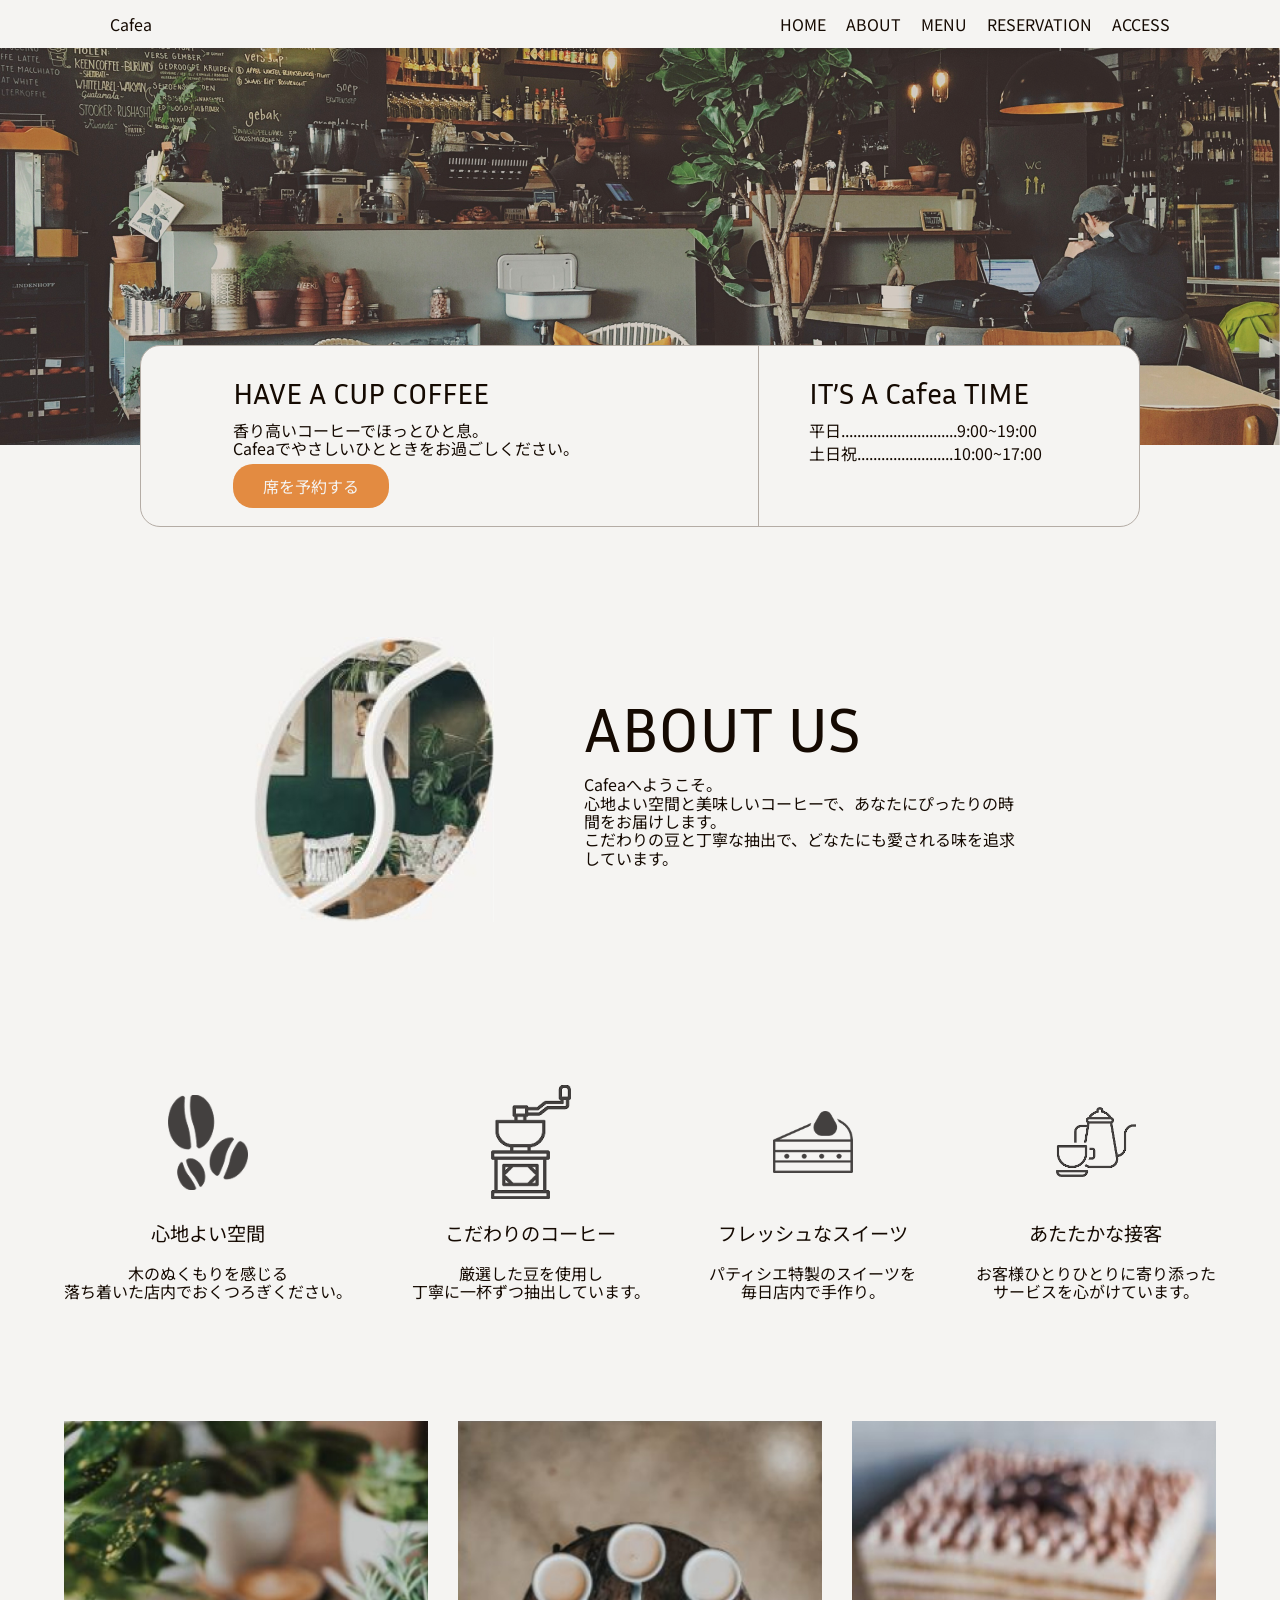
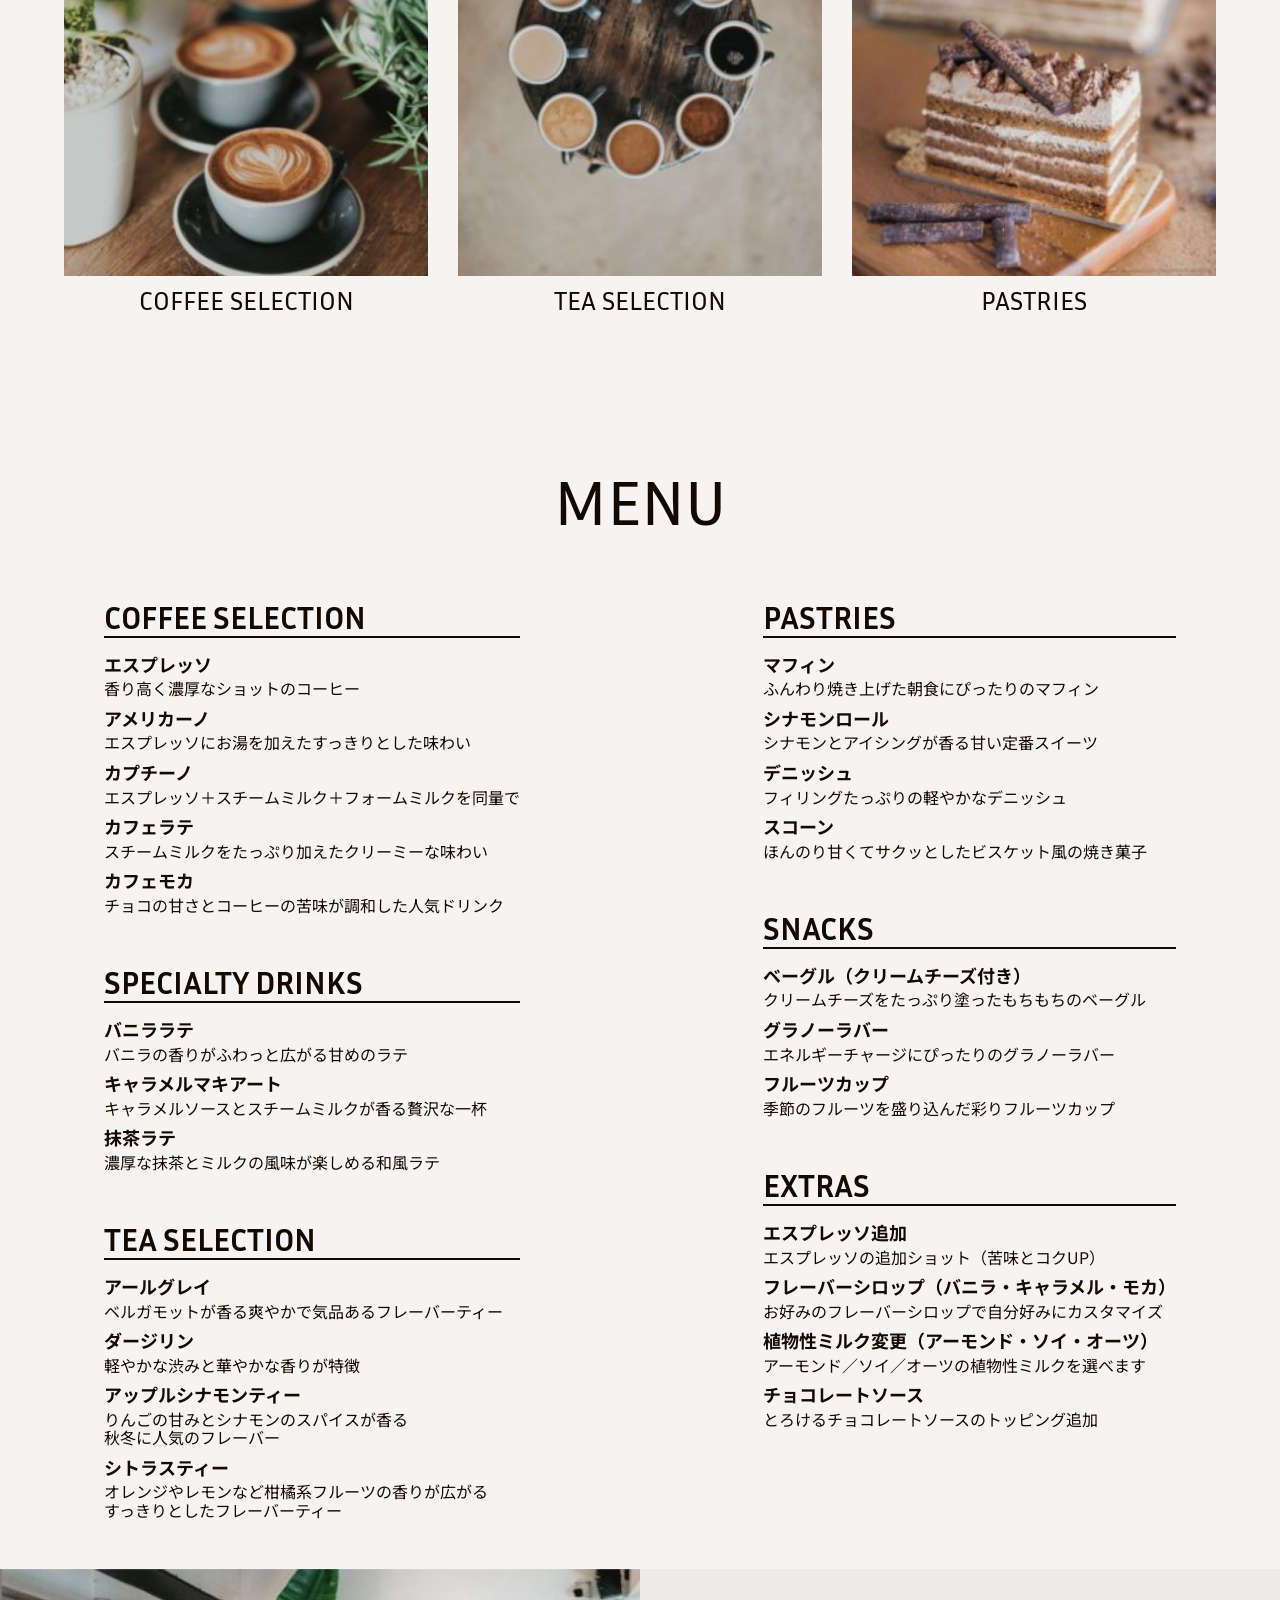
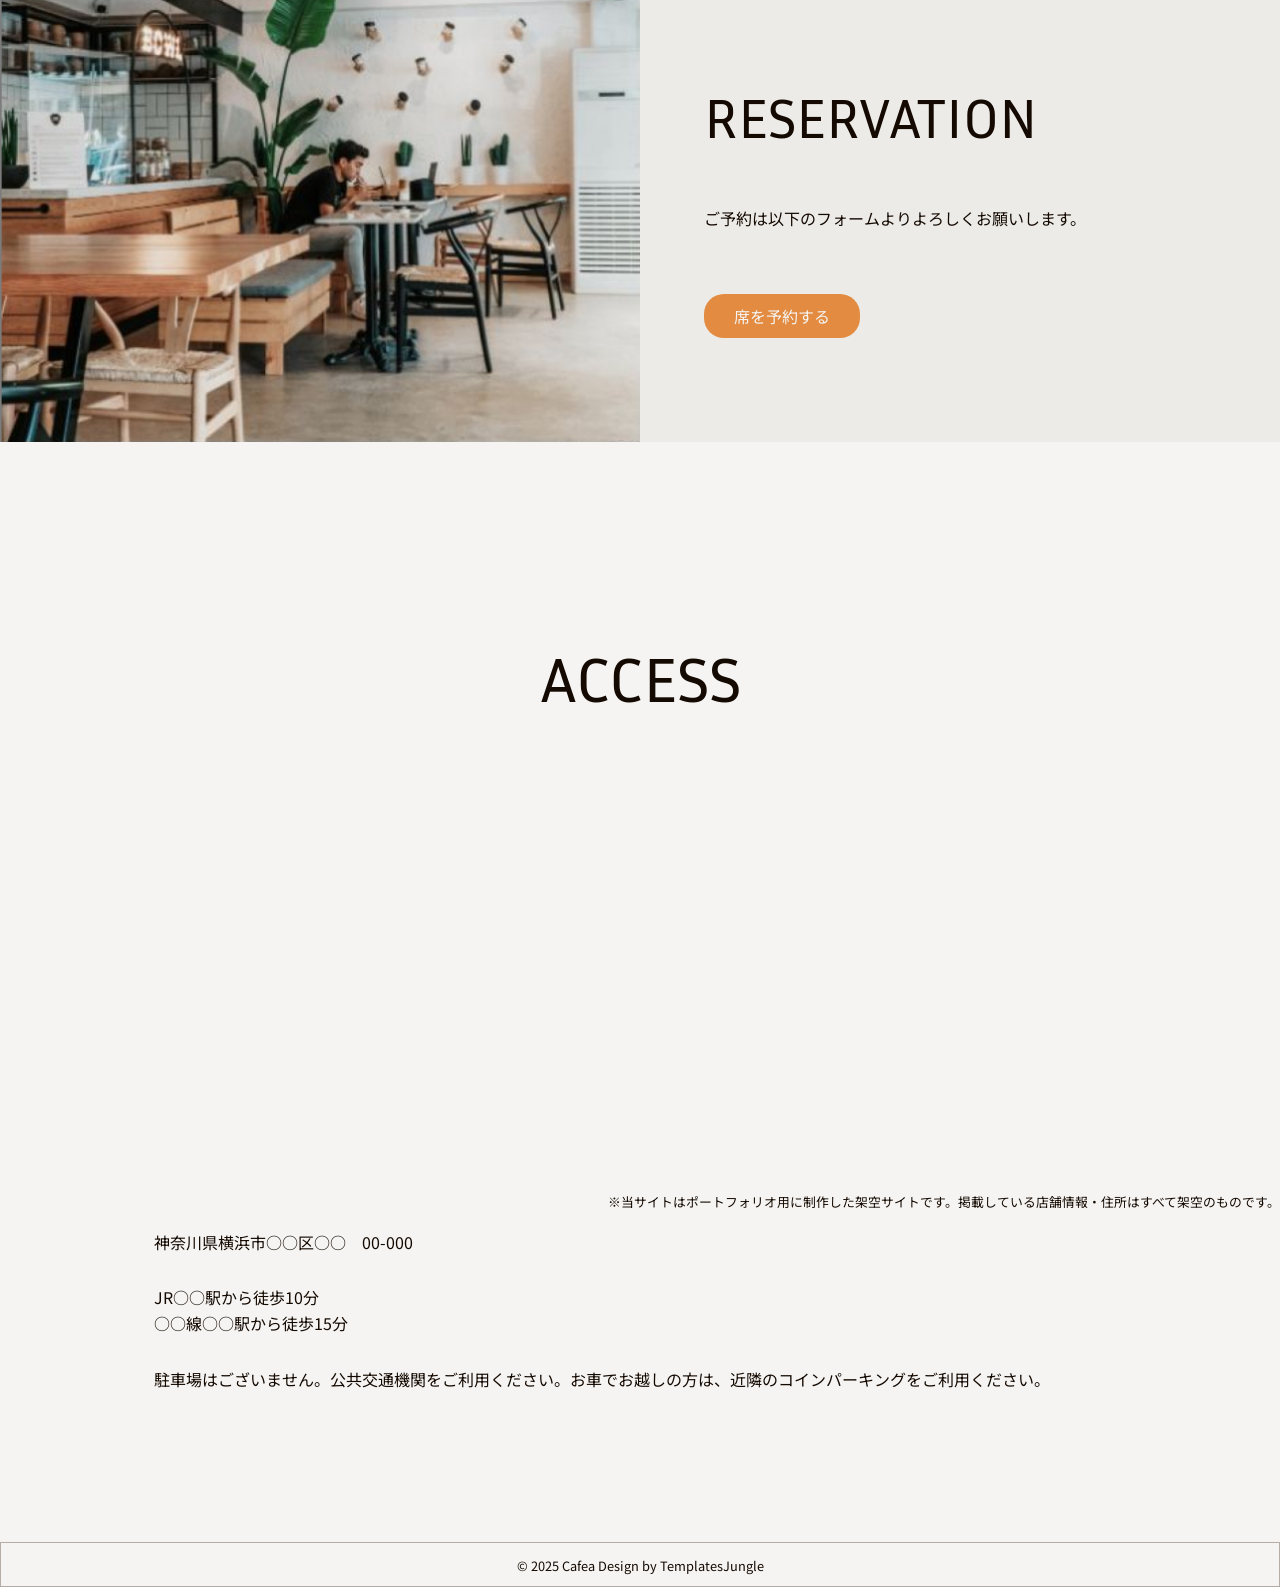
<file: index.html>
<!DOCTYPE html>
<html lang="ja">
<head>
    <meta charset="UTF-8">
    <meta name="viewport" content="width=device-width, initial-scale=1.0">
    <title>Cafeaサイト</title>

    <meta name="robots" content="noindex">

    <link rel="stylesheet" href="./css/destyle.css">
    <link rel="stylesheet" href="./css/style.css">

    <!--本文 NotoSansJP -->
    <link rel="preconnect" href="https://fonts.googleapis.com">
    <link rel="preconnect" href="https://fonts.gstatic.com" crossorigin>
    <link href="https://fonts.googleapis.com/css2?family=Noto+Sans+JP:wght@100..900&display=swap" rel="stylesheet">

    <!-- タイトル Inria Sans -->
    <link rel="preconnect" href="https://fonts.googleapis.com">
    <link rel="preconnect" href="https://fonts.gstatic.com" crossorigin>
    <link href="https://fonts.googleapis.com/css2?family=Inria+Sans:ital,wght@0,300;0,400;0,700;1,300;1,400;1,700&family=Noto+Sans+JP:wght@100..900&display=swap" rel="stylesheet">

    <script src="./js/script.js" defer></script>

</head>
<body>
    <header id="header" class="header">
        <div class="hamburger">
            <div class="header-logo">Cafea</div><!-- /.header-logo -->
            <p class="btn-gNav">
                <span></span>
                <span></span>
                <span></span>
            </p>
            <nav class="gNav">
                <ul class="header-nav">
                    <li class="header-nav-list"><a href="#">HOME</a></li>
                    <li class="header-nav-list"><a href="#about">ABOUT</a></li>
                    <li class="header-nav-list"><a href="#menu">MENU</a></li>
                    <li class="header-nav-list"><a href="#reservation">RESERVATION</a></li>
                    <li class="header-nav-list"><a href="#access">ACCESS</a></li>
                </ul><!-- /.header-nav -->
            </nav>
        </div><!-- /.hamburger -->
    </header><!-- /#header .header -->

    <section class="top" id="top">
        <img src="./images/mainvisual-pc.jpg" alt="Cafeaの内装写真" class="mainvisual-pc">
        <img src="./images/mainvisual-sp.jpg" alt="Cafeaの内装写真" class="mainvisual-sp">
        <div class="top-message">
            <div class="top-message-inner">
                <div class="top-message-left">
                    <h2 class="top-message-left-ttl">HAVE A CUP COFFEE</h2>
                    <p class="top-message-left-txt">香り高いコーヒーでほっとひと息。<br>Cafeaでやさしいひとときをお過ごしください。</p>
                    <a href="reservation/index.html" class="reservation-btn">席を予約する</a>
                </div><!-- /.top-message-left -->
                <div class="top-message-right">
                    <h2 class="top-message-right-ttl">IT’S A Cafea TIME</h2>
                    <div class="top-message-right-txt">
                        <p class="top-message-right-txt-time">平日.............................9:00~19:00</p>
                        <p class="top-message-right-txt-time">土日祝........................10:00~17:00</p>
                    </div><!-- /.top-message-right-txt -->
                </div><!-- /.top-message-right -->
            </div><!-- /.top-message-inner -->
        </div><!-- /.top-message -->
    </section><!-- /.top -->

    <section class="about" id="about">
        <div class="about-inner">
            <img src="./images/aboutus-icon.jpg" alt="" class="about-img">
            <div class="about-txt">
                <h2 class="about-txt-ttl">ABOUT US</h2>
                <p class="about-txt-txt">Cafeaへようこそ。<br>心地よい空間と美味しいコーヒーで、あなたにぴったりの時間をお届けします。<br>こだわりの豆と丁寧な抽出で、どなたにも愛される味を追求しています。</p><!-- /.about-txt-txt -->
            </div><!-- /.about-txt -->
        </div><!-- /.about-inner -->
    </section><!-- /.about -->

    <section class="point" id="point">
        <div class="point-box">
            <div class="icon-wrap">
                <img src="./images/coffee-icon.png" alt="コーヒー豆のイラスト" class="point-box-img">
            </div><!-- /.icon-wrap -->
            <h3 class="point-box-ttl">心地よい空間</h3>
            <p class="point-box-txt">木のぬくもりを感じる<br class="pc-br">落ち着いた店内でおくつろぎください。</p>
        </div><!-- /.point-box -->
        <div class="point-box">
            <div class="icon-wrap">
                <img src="./images/mill-icon.png" alt="コーヒーミルのイラスト" class="point-box-img">
            </div><!-- /.icon-wrap -->
            <h3 class="point-box-ttl">こだわりの<br class="sp-br">コーヒー</h3>
            <p class="point-box-txt">厳選した豆を使用し<br>丁寧に一杯ずつ抽出しています。</p>
        </div><!-- /.point-box -->
        <div class="point-box">
            <div class="icon-wrap">
                <img src="./images/cake-icon.png" alt="ショートケーキのイラスト" class="point-box-img">
            </div><!-- /.icon-wrap -->
            <h3 class="point-box-ttl">フレッシュな<br class="sp-br">スイーツ</h3>
            <p class="point-box-txt">パティシエ特製のスイーツを<br class="pc-br">毎日店内で手作り。</p>
        </div><!-- /.point-box -->
        <div class="point-box">
            <div class="icon-wrap">
                <img src="./images/tea-icon.png" alt="紅茶のイラスト" class="point-box-img">
            </div><!-- /.icon-wrap -->
            <h3 class="point-box-ttl">あたたかな接客</h3>
            <p class="point-box-txt">お客様ひとりひとりに寄り添った<br class="pc-br">サービスを心がけています。</p>
        </div><!-- /.point-box -->
    </section><!-- /.point -->

    <section class="photo" id="photo">
        <div class="photo-slider">
            <div class="photo-box active">
                <img src="./images/coffee-series.jpg" alt="コーヒーの写真" class="photo-box-img">
                <h3 class="photo-box-ttl">COFFEE SELECTION</h3>
            </div><!-- /.photo-box -->
            <div class="photo-box">
                <img src="./images/tea-series.jpg" alt="紅茶の写真" class="photo-box-img">
                <h3 class="photo-box-ttl">TEA SELECTION</h3>
            </div><!-- /.photo-box -->
            <div class="photo-box">
                <img src="./images/pastries.jpg" alt="スイーツの写真" class="photo-box-img">
                <h3 class="photo-box-ttl">PASTRIES</h3>
            </div><!-- /.photo-box -->
        </div><!-- /.photo-slider -->
    </section><!-- /.photo -->

    <section class="menu" id="menu">
        <h2 class="menu-ttl">MENU</h2>
        <div class="menu-inner">
            <div class="menu-inner-left">
                <div class="menu-section">
                    <h3 class="menu-section-ttl menu-toggle">COFFEE SELECTION</h3>
                    <ul class="menu-section-list">
                        <li class="menu-section-list-ttl">エスプレッソ</li>
                        <li class="menu-section-list-txt">香り高く濃厚なショットのコーヒー</li>
                    </ul><!-- /.menu-section-list -->
                    <ul class="menu-section-list">
                        <li class="menu-section-list-ttl">アメリカーノ</li>
                        <li class="menu-section-list-txt">エスプレッソにお湯を加えたすっきりとした味わい</li>
                    </ul><!-- /.menu-section-list -->
                    <ul class="menu-section-list">
                        <li class="menu-section-list-ttl">カプチーノ</li>
                        <li class="menu-section-list-txt">エスプレッソ＋スチームミルク＋フォームミルクを同量で</li>
                    </ul><!-- /.menu-section-list -->
                    <ul class="menu-section-list">
                        <li class="menu-section-list-ttl">カフェラテ</li>
                        <li class="menu-section-list-txt">スチームミルクをたっぷり加えたクリーミーな味わい</li>
                    </ul><!-- /.menu-section-list -->
                    <ul class="menu-section-list">
                        <li class="menu-section-list-ttl">カフェモカ</li>
                        <li class="menu-section-list-txt"> チョコの甘さとコーヒーの苦味が調和した人気ドリンク</li>
                    </ul><!-- /.menu-section-list -->
                </div><!-- /.menu-section -->

                <div class="menu-section">
                    <h3 class="menu-section-ttl menu-toggle">SPECIALTY DRINKS</h3>
                    <ul class="menu-section-list">
                        <li class="menu-section-list-ttl">バニララテ</li>
                        <li class="menu-section-list-txt">バニラの香りがふわっと広がる甘めのラテ</li>
                    </ul><!-- /.menu-section-list -->
                    <ul class="menu-section-list">
                        <li class="menu-section-list-ttl">キャラメルマキアート</li>
                        <li class="menu-section-list-txt">キャラメルソースとスチームミルクが香る贅沢な一杯</li>
                    </ul><!-- /.menu-section-list -->
                    <ul class="menu-section-list">
                        <li class="menu-section-list-ttl">抹茶ラテ</li>
                        <li class="menu-section-list-txt">濃厚な抹茶とミルクの風味が楽しめる和風ラテ</li>
                    </ul><!-- /.menu-section-list -->
                </div><!-- /.menu-section -->

                <div class="menu-section">
                    <h3 class="menu-section-ttl menu-toggle">TEA SELECTION</h3>
                    <ul class="menu-section-list">
                        <li class="menu-section-list-ttl">アールグレイ</li>
                        <li class="menu-section-list-txt">ベルガモットが香る爽やかで気品ある<br class="sp-br">フレーバーティー</li>
                    </ul><!-- /.menu-section-list -->
                    <ul class="menu-section-list">
                        <li class="menu-section-list-ttl">ダージリン</li>
                        <li class="menu-section-list-txt">軽やかな渋みと華やかな香りが特徴</li>
                    </ul><!-- /.menu-section-list -->
                    <ul class="menu-section-list">
                        <li class="menu-section-list-ttl">アップルシナモンティー</li>
                        <li class="menu-section-list-txt">りんごの甘みとシナモンのスパイスが香る<br>秋冬に人気のフレーバー</li>
                    </ul><!-- /.menu-section-list -->
                    <ul class="menu-section-list">
                        <li class="menu-section-list-ttl">シトラスティー</li>
                        <li class="menu-section-list-txt">オレンジやレモンなど<br class="sp-br">柑橘系フルーツの香りが広がる<br class="pc-br">すっきりとしたフレーバーティー</li>
                    </ul><!-- /.menu-section-list -->
                </div><!-- /.menu-section -->
            </div><!-- /.menu-inner-left -->

            <div class="menu-inner-right">
                <div class="menu-section">
                    <h3 class="menu-section-ttl menu-toggle">PASTRIES</h3>
                    <ul class="menu-section-list">
                        <li class="menu-section-list-ttl">マフィン</li>
                        <li class="menu-section-list-txt">ふんわり焼き上げた朝食にぴったりのマフィン</li>
                    </ul><!-- /.menu-section-list -->
                    <ul class="menu-section-list">
                        <li class="menu-section-list-ttl">シナモンロール</li>
                        <li class="menu-section-list-txt">シナモンとアイシングが香る甘い定番スイーツ</li>
                    </ul><!-- /.menu-section-list -->
                    <ul class="menu-section-list">
                        <li class="menu-section-list-ttl">デニッシュ</li>
                        <li class="menu-section-list-txt">フィリングたっぷりの軽やかなデニッシュ</li>
                    </ul><!-- /.menu-section-list -->
                    <ul class="menu-section-list">
                        <li class="menu-section-list-ttl">スコーン</li>
                        <li class="menu-section-list-txt">ほんのり甘くてサクッとしたビスケット風の焼き菓子</li>
                    </ul><!-- /.menu-section-list -->
                </div><!-- /.menu-section -->

                <div class="menu-section">
                    <h3 class="menu-section-ttl menu-toggle">SNACKS</h3>
                    <ul class="menu-section-list">
                        <li class="menu-section-list-ttl">ベーグル（クリームチーズ付き）</li>
                        <li class="menu-section-list-txt">クリームチーズをたっぷり塗った<br class="sp-br">もちもちのベーグル</li>
                    </ul><!-- /.menu-section-list -->
                    <ul class="menu-section-list">
                        <li class="menu-section-list-ttl">グラノーラバー</li>
                        <li class="menu-section-list-txt">エネルギーチャージにぴったりの<br class="sp-br">グラノーラバー</li>
                    </ul><!-- /.menu-section-list -->
                    <ul class="menu-section-list">
                        <li class="menu-section-list-ttl">フルーツカップ</li>
                        <li class="menu-section-list-txt">季節のフルーツを盛り込んだ<br class="sp-br">彩りフルーツカップ</li>
                    </ul><!-- /.menu-section-list -->
                </div><!-- /.menu-section -->

                <div class="menu-section">
                    <h3 class="menu-section-ttl menu-toggle">EXTRAS</h3>
                    <ul class="menu-section-list">
                        <li class="menu-section-list-ttl">エスプレッソ追加</li>
                        <li class="menu-section-list-txt">エスプレッソの追加ショット<br class="sp-br">（苦味とコクUP）</li>
                    </ul><!-- /.menu-section-list -->
                    <ul class="menu-section-list">
                        <li class="menu-section-list-ttl">フレーバーシロップ<br class="sp-br">（バニラ・キャラメル・モカ）</li>
                        <li class="menu-section-list-txt">お好みのフレーバーシロップで<br class="sp-br">自分好みにカスタマイズ</li>
                    </ul><!-- /.menu-section-list -->
                    <ul class="menu-section-list">
                        <li class="menu-section-list-ttl">植物性ミルク変更<br class="sp-br">（アーモンド・ソイ・オーツ）</li>
                        <li class="menu-section-list-txt">アーモンド／ソイ／オーツの<br class="sp-br">植物性ミルクを選べます</li>
                    </ul><!-- /.menu-section-list -->
                    <ul class="menu-section-list">
                        <li class="menu-section-list-ttl">チョコレートソース</li>
                        <li class="menu-section-list-txt">とろけるチョコレートソースの<br class="sp-br">トッピング追加</li>
                    </ul><!-- /.menu-section-list -->
                </div><!-- /.menu-section -->
            </div><!-- /.menu-inner-right -->

        </div><!-- /.menu-inner -->
    </section><!-- /.menu -->

    <section class="reservation" id="reservation">
        <div class="reservation-inner">
            <img src="./images/reservation.jpg" alt="店内の写真" class="reservation-img">
            <div class="reservation-content">
                <h2 class="reservation-ttl">RESERVATION</h2>
                <p class="reservation-txt">ご予約は以下のフォームよりよろしくお願いします。</p>
                <a href="reservation/index.html" class="reservation-btn">席を予約する</a>
            </div><!-- /.reservation-content -->
        </div><!-- /.reservation-inner -->
    </section><!-- /.reservation -->

    <section class="access" id="access">
        <h2 class="access-ttl">ACCESS</h2>
        <div class="access-map">
            <iframe src="https://www.google.com/maps/embed?pb=!1m18!1m12!1m3!1d13000.746488414325!2d139.62861112296304!3d35.45017398419815!2m3!1f0!2f0!3f0!3m2!1i1024!2i768!4f13.1!3m3!1m2!1s0x60185c58a0692f65%3A0xb2a061a8d96cddf9!2z6aas6LuK6YGT6aeF!5e0!3m2!1sja!2sjp!4v1780800947612!5m2!1sja!2sjp" width="600" height="450" style="border:0; margin-right: calc(50% - 50vw); margin-left: calc(50% - 50vw); max-width: none; width: 100vw" allowfullscreen="" loading="lazy" referrerpolicy="no-referrer-when-downgrade"></iframe>
        </div><!-- /.access-map -->
        <small class="access-attention">※当サイトはポートフォリオ用に制作した架空サイトです。<br class="sp-br">掲載している店舗情報・住所はすべて架空のものです。</small><!-- /.access-attention -->
        <div class="access-txt">
            <p class="access-txt-info">神奈川県横浜市○○区○○　00-000</p>
            <p class="access-txt-info">JR○○駅から徒歩10分<br>○○線○○駅から徒歩15分</p>
            <p class="access-txt-info">駐車場はございません。公共交通機関をご利用ください。お車でお越しの方は、近隣のコインパーキングをご利用ください。</p>
        </div><!-- /.access-txt -->
    </section><!-- /.access -->

    <footer class="footer">
        <small class="copyright">&copy; 2025 Cafea Design by TemplatesJungle</small>
    </footer><!-- /.footer -->
</body>
</html>
</file>
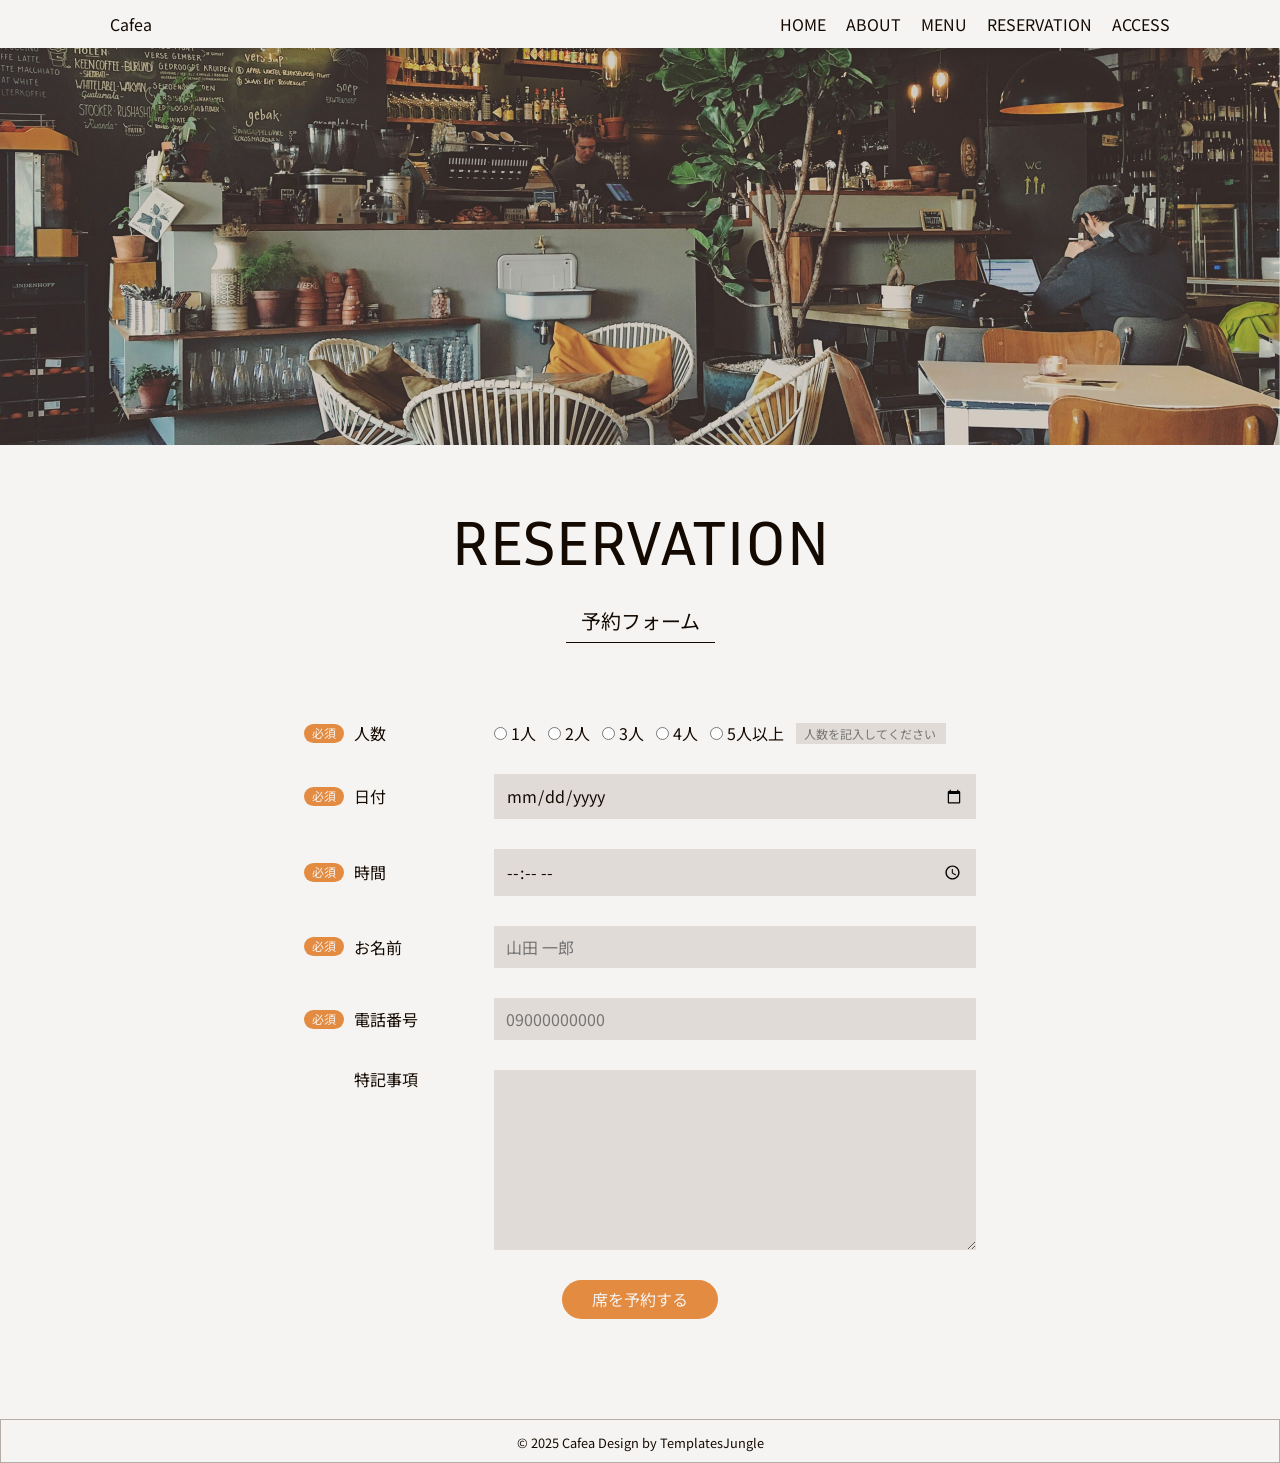
<file: reservation/index.html>
<!DOCTYPE html>
<html lang="ja">
<head>
    <meta charset="UTF-8">
    <meta name="viewport" content="width=device-width, initial-scale=1.0">
    <title>Cafeaサイト</title>

    <meta name="robots" content="noindex">

    <link rel="stylesheet" href="../css/destyle.css">
    <link rel="stylesheet" href="../css/style.css">

    <!--本文 NotoSansJP -->
    <link rel="preconnect" href="https://fonts.googleapis.com">
    <link rel="preconnect" href="https://fonts.gstatic.com" crossorigin>
    <link href="https://fonts.googleapis.com/css2?family=Noto+Sans+JP:wght@100..900&display=swap" rel="stylesheet">

    <!-- タイトル Inria Sans -->
    <link rel="preconnect" href="https://fonts.googleapis.com">
    <link rel="preconnect" href="https://fonts.gstatic.com" crossorigin>
    <link href="https://fonts.googleapis.com/css2?family=Inria+Sans:ital,wght@0,300;0,400;0,700;1,300;1,400;1,700&family=Noto+Sans+JP:wght@100..900&display=swap" rel="stylesheet">

    <script src="../js/script.js" defer></script>

</head>
<body>
    <header id="header" class="header">
        <div class="hamburger">
            <div class="header-logo">Cafea</div><!-- /.header-logo -->
            <p class="btn-gNav">
                <span></span>
                <span></span>
                <span></span>
            </p>
            <nav class="gNav">
                <ul class="header-nav">
                    <li class="header-nav-list"><a href="../index.html">HOME</a></li>
                    <li class="header-nav-list"><a href="../#point">ABOUT</a></li>
                    <li class="header-nav-list"><a href="../#menu">MENU</a></li>
                    <li class="header-nav-list"><a href="#">RESERVATION</a></li>
                    <li class="header-nav-list"><a href="../#access">ACCESS</a></li>
                </ul><!-- /.header-nav -->
            </nav>
        </div><!-- /.hamburger -->
    </header><!-- /#header .header -->
    
    <section class="reservationform">
        <img src="../images/mainvisual-pc.jpg" alt="Cafeaの内装写真" class="mainvisual-pc">
        <h2 class="reservationform-ttl">RESERVATION</h2><!-- /.reservationform-ttl -->
        <h3 class="reservationform-subttl">予約フォーム</h3><!-- /.reservationform-subttl -->
        <form class="reservationform-form">
            <div class="reservationform-row">
                <span class="reservationform-required">必須</span>
                <label class="reservationform-label">人数</label>
                <div class="reservationform-input-wrap">
                    <label><input type="radio" name="people" required>1人</label>
                    <label><input type="radio" name="people">2人</label>
                    <label><input type="radio" name="people">3人</label>
                    <label><input type="radio" name="people">4人</label>
                    <label><input type="radio" name="people" value="5plus" id="people5plus">5人以上</label>
                    <input type="text" class="reservationform-smallinput" id="peopleCount" disabled placeholder="人数を記入してください">
                </div>
            </div>
            <div class="reservationform-row">
                <span class="reservationform-required">必須</span>
                <label class="reservationform-label">日付</label>
                <input type="date" class="reservationform-input" required>
            </div>
            <div class="reservationform-row">
                <span class="reservationform-required">必須</span>
                <label class="reservationform-label">時間</label>
                <input type="time" class="reservationform-input" required>
            </div>
            <div class="reservationform-row">
                <span class="reservationform-required">必須</span>
                <label class="reservationform-label">お名前</label>
                <input type="text" class="reservationform-input" placeholder="山田 一郎" required>
            </div>
            <div class="reservationform-row">
                <span class="reservationform-required">必須</span>
                <label class="reservationform-label">電話番号</label>
                <input type="tel" class="reservationform-input" placeholder="09000000000" required>
            </div>
            <div class="reservationform-row reservationform-row-textarea">
                <span></span>
                <label class="reservationform-label">特記事項</label>
                <textarea class="reservationform-textarea"></textarea>
            </div>
            <button type="submit" class="reservationform-btn">席を予約する</button>
        </form>
        
    </section><!-- /.reservationform -->

    <footer class="footer">
        <small class="copyright">&copy; 2025 Cafea Design by TemplatesJungle</small>
    </footer><!-- /.footer -->
</body>
</html>
</file>
<file: css/destyle.css>
/* リセットCSS */


/*! destyle.css v4.0.1 | MIT License | https://github.com/nicolas-cusan/destyle.css */

/* Reset box-model and set borders */
/* ============================================ */

*,
::before,
::after {
  box-sizing: border-box;
  border-style: solid;
  border-width: 0;
  min-width: 0;
}

/* Document */
/* ============================================ */

/**
 * 1. Correct the line height in all browsers.
 * 2. Prevent adjustments of font size after orientation changes in iOS.
 * 3. Remove gray overlay on links for iOS.
 */

html {
  line-height: 1.15; /* 1 */
  -webkit-text-size-adjust: 100%; /* 2 */
  -webkit-tap-highlight-color: transparent; /* 3*/
}

/* Sections */
/* ============================================ */

/**
 * Remove the margin in all browsers.
 */

body {
  margin: 0;
}

/**
 * Render the `main` element consistently in IE.
 */

main {
  display: block;
}

/* Vertical rhythm */
/* ============================================ */

p,
table,
blockquote,
address,
pre,
iframe,
form,
figure,
dl {
  margin: 0;
}

/* Headings */
/* ============================================ */

h1,
h2,
h3,
h4,
h5,
h6 {
  font-size: inherit;
  font-weight: inherit;
  margin: 0;
}

/* Lists (enumeration) */
/* ============================================ */

ul,
ol {
  margin: 0;
  padding: 0;
  list-style: none;
}

/* Lists (definition) */
/* ============================================ */

dt {
  font-weight: bold;
}

dd {
  margin-left: 0;
}

/* Grouping content */
/* ============================================ */

/**
 * 1. Add the correct box sizing in Firefox.
 * 2. Show the overflow in Edge and IE.
 */

hr {
  box-sizing: content-box; /* 1 */
  height: 0; /* 1 */
  overflow: visible; /* 2 */
  border-top-width: 1px;
  margin: 0;
  clear: both;
  color: inherit;
}

/**
 * 1. Correct the inheritance and scaling of font size in all browsers.
 * 2. Correct the odd `em` font sizing in all browsers.
 */

pre {
  font-family: monospace, monospace; /* 1 */
  font-size: inherit; /* 2 */
}

address {
  font-style: inherit;
}

/* Text-level semantics */
/* ============================================ */

/**
 * Remove the gray background on active links in IE 10.
 */

a {
  background-color: transparent;
  text-decoration: none;
  color: inherit;
}

/**
 * 1. Remove the bottom border in Chrome 57-
 * 2. Add the correct text decoration in Chrome, Edge, IE, Opera, and Safari.
 */

abbr[title] {
  text-decoration: underline dotted; /* 2 */
}

/**
 * Add the correct font weight in Chrome, Edge, and Safari.
 */

b,
strong {
  font-weight: bolder;
}

/**
 * 1. Correct the inheritance and scaling of font size in all browsers.
 * 2. Correct the odd `em` font sizing in all browsers.
 */

code,
kbd,
samp {
  font-family: monospace, monospace; /* 1 */
  font-size: inherit; /* 2 */
}

/**
 * Add the correct font size in all browsers.
 */

small {
  font-size: 80%;
}

/**
 * Prevent `sub` and `sup` elements from affecting the line height in
 * all browsers.
 */

sub,
sup {
  font-size: 75%;
  line-height: 0;
  position: relative;
  vertical-align: baseline;
}

sub {
  bottom: -0.25em;
}

sup {
  top: -0.5em;
}

/* Replaced content */
/* ============================================ */

/**
 * Prevent vertical alignment issues.
 */

svg,
img,
embed,
object,
iframe {
  vertical-align: bottom;
}

/* Forms */
/* ============================================ */

/**
 * Reset form fields to make them styleable.
 * 1. Make form elements stylable across systems iOS especially.
 * 2. Inherit text-transform from parent.
 */

button,
input,
optgroup,
select,
textarea {
  -webkit-appearance: none; /* 1 */
  appearance: none;
  vertical-align: middle;
  color: inherit;
  font: inherit;
  background: transparent;
  padding: 0;
  margin: 0;
  border-radius: 0;
  text-align: inherit;
  text-transform: inherit; /* 2 */
}

/**
 * Correct cursors for clickable elements.
 */

button,
[type="button"],
[type="reset"],
[type="submit"] {
  cursor: pointer;
}

button:disabled,
[type="button"]:disabled,
[type="reset"]:disabled,
[type="submit"]:disabled {
  cursor: default;
}

/**
 * Improve outlines for Firefox and unify style with input elements & buttons.
 */

:-moz-focusring {
  outline: auto;
}

select:disabled {
  opacity: inherit;
}

/**
 * Remove padding
 */

option {
  padding: 0;
}

/**
 * Reset to invisible
 */

fieldset {
  margin: 0;
  padding: 0;
  min-width: 0;
}

legend {
  padding: 0;
}

/**
 * Add the correct vertical alignment in Chrome, Firefox, and Opera.
 */

progress {
  vertical-align: baseline;
}

/**
 * Remove the default vertical scrollbar in IE 10+.
 */

textarea {
  overflow: auto;
}

/**
 * Correct the cursor style of increment and decrement buttons in Chrome.
 */

[type="number"]::-webkit-inner-spin-button,
[type="number"]::-webkit-outer-spin-button {
  height: auto;
}

/**
 * Correct the outline style in Safari.
 */

[type="search"] {
  outline-offset: -2px; /* 1 */
}

/**
 * Remove the inner padding in Chrome and Safari on macOS.
 */

[type="search"]::-webkit-search-decoration {
  -webkit-appearance: none;
}

/**
 * 1. Correct the inability to style clickable types in iOS and Safari.
 * 2. Fix font inheritance.
 */

::-webkit-file-upload-button {
  -webkit-appearance: button; /* 1 */
  font: inherit; /* 2 */
}

/**
 * Fix appearance for Firefox
 */
[type="number"] {
  -moz-appearance: textfield;
}

/**
 * Clickable labels
 */

label[for] {
  cursor: pointer;
}

/* Interactive */
/* ============================================ */

/*
 * Add the correct display in Edge, IE 10+, and Firefox.
 */

details {
  display: block;
}

/*
 * Add the correct display in all browsers.
 */

summary {
  display: list-item;
}

/*
 * Remove outline for editable content.
 */

[contenteditable]:focus {
  outline: auto;
}

/* Tables */
/* ============================================ */

/**
1. Correct table border color inheritance in all Chrome and Safari.
*/

table {
  border-color: inherit; /* 1 */
  border-collapse: collapse;
}

caption {
  text-align: left;
}

td,
th {
  vertical-align: top;
  padding: 0;
}

th {
  text-align: left;
  font-weight: bold;
}
</file>
<file: css/style.css>
/* タイトルのフォントfont-family: "Inria Sans", sans-serif; */
html{
    color: #150A02;
    background-color: #F5F4F2;
    font-size: 1rem;
    font-family: "Noto Sans JP", sans-serif;
    scroll-behavior: smooth;
}
.sp-br{
    display: none;
}
@media (max-width: 768px) {
    .sp-br{
        display: block;
    }
    .pc-br{
        display: none;
    }
}

/* ヘッダー
------------------------------------------------------------ */
.header{
    padding: 15px 110px;
    background-color: #F5F4F2;
    box-shadow: 0 2px 8px rgba(21, 10, 2, 0.1);
    position: fixed;
    top: 0;
    left: 0;
    width: 100%;
    z-index: 9999;
}
.hamburger{
    display: flex;
    justify-content: space-between;
    align-items: center;
}
.header-nav{
    display: flex;
}
.header-nav-list{
    margin-left: 20px;
    white-space: nowrap;
}
.hamburger .btn-gNav{
    position: fixed;
    top: 16px;
    right: 16px;
    width: 64px;
    height: 64px;
    background: rgba(227,139,65,0.8);
    border-radius: 50%;
    z-index: 12;
    box-sizing: border-box;
    cursor: pointer;
    transition: all 400ms;
    box-shadow: 0 2px 8px rgba(21, 10, 2, 0.12);
}
.hamburger .btn-gNav span{
    position: absolute;
    left: 18px;
    width: 28px;
    height: 2px;
    background: #F5F4F2;
    border-radius: 10px;
    transition: all 400ms;
}
.hamburger .btn-gNav span:nth-child(1){
    top: 21px;
}
.hamburger .btn-gNav span:nth-child(2){
    top: 31px;
}
.hamburger .btn-gNav span:nth-child(3){
    top: 41px;
}
.hamburger .btn-gNav.open span:nth-child(1){
    top: 31px;
    transform: rotate(-45deg);
}
.hamburger .btn-gNav.open span:nth-child(2){
    opacity: 0;
}
.hamburger .btn-gNav.open span:nth-child(3){
    top: 31px;
    transform: rotate(45deg);
}
.btn-gNav{
    display: none;
}


/* ヘッダー（スマホ） */
@media (max-width:767px){
    .header{
        box-shadow: initial;
        padding-left:  30px;
        padding-right: 30px;
        background-color: transparent;
    }
    .header-logo{
        display: none;
    }
    .header-nav{
        display: none;
    }
    .header-nav-list{
        margin-left:initial;
        font-size: 18px;
    }
    .btn-gNav{
        display: block;
    }
    .gNav{
        position: fixed;
        top: 0;
        right: -100%;
        width: 100%;
        height: 100%;
        background-color: rgba(255, 231, 213, 0.8);
        font-size: 16px;
        box-sizing: border-box;
        z-index: 1;
        transition: .3s;
        display: flex;
        align-items: center;
        justify-content: center;
    }
    .gNav.open{
        right: 0;
    }
    .gNav .header-nav{
        padding: 0;
        width: 100%;
        text-align: center;
        display: flex;
        flex-direction: column;
        align-items: center;
    }
    .gNav .header-nav-list{
        width: 86%;
        padding: 20px;
    }
}


/* トップ
------------------------------------------------------------ */
.mainvisual-pc{
    width: 100vw;
    height: auto;
}
.mainvisual-sp{
    display: none;
}
.top-message{
    padding: 0 5%;
    
}
.top-message-inner{
    background-color: #F5F4F2;
    border: 1px solid #B4ACA5;
    border-radius: 20px;
    max-width: 1000px;
    margin: 0 auto;
    display: flex;
    justify-content: space-around;
    margin-top: -100px;
    position: relative;
    z-index: 1;
}
.top-message-left{
    padding: 30px 5px;
}
.top-message-left-ttl{
    font-family: "Inria Sans", sans-serif; 
    font-size: 30px;
    margin-bottom: 10px;
}
.top-message-left-txt{
    margin-bottom: 20px;
}
.top-message-left-btn{
    background-color: #E38B41;
    color: #F5F4F2;
    border-radius: 20px;
    padding: 10px 30px;
}
.top-message-left-btn:hover{
    background-color: #fcbf8d;
    transition: 0.5s;
}
.top-message-right{
  border-left: 1px solid #B4ACA5;
  padding: 30px 10px 0 50px;
}
.top-message-right-ttl{
    font-family: "Inria Sans", sans-serif; 
    font-size: 30px;
    margin-bottom: 10px;
}
.top-message-right-txt{
    display: flex;
    flex-direction: column;
    gap: 5px;
}

/* トップスマホ用レスポンシブ */
@media (max-width: 768px) {
    .mainvisual-pc{
    display: none;
    }
    .mainvisual-sp{
        display: block;
        width: 100vw;
        height: auto;
    }
    .top-message-inner{
        background-color: initial;
        border: initial;
        margin: 0 auto;
        width: 100%;
        display: flex;
        flex-direction: column;
        position: relative;
        z-index: 1;
    }
    .top-message-left{
        padding-top: 50px;
        text-align: center;
    }
    .top-message-left-ttl{
        margin-bottom: 20px;
        font-size: 40px;
    }
    .top-message-left-txt{
        margin-bottom: 30px;
    }
    .top-message-right{
    border-left: initial;
    padding: 50px 0 40px;
    text-align: center;
    }
    .top-message-right-ttl{
        margin-bottom: 30px;
        font-size: 40px;
    }
}

/* Cafeaについて
------------------------------------------------------------ */
.about{
    padding-top: 110px;
    margin-bottom: 60px;
}
.about-inner{
    max-width: 900px;
    padding: 0 5%;
    margin: 0 auto;
    display: flex;
    gap: 90px;
    justify-content: space-between;
    align-items: center;
}
.about-img{
    max-width: 240px;
}
.about-txt-ttl{
    font-family: "Inria Sans", sans-serif; 
    font-size: 64px;
    margin-bottom: 10px;
}

/* Cafeaについてスマホ用レスポンシブ */
@media (max-width: 768px) {
    .about{
        padding-top: 60px;
    }
    .about-inner{
        max-width: 700px;
        flex-direction: column;
        gap: 20px;
        text-align: center;
    }
    .about-img{
        max-width: 140px;
    }
    .about-txt-ttl{
        font-family: "Inria Sans", sans-serif; 
        font-size: 40px;
        margin-bottom: 10px;
    }
}

/* 4つのこだわり
------------------------------------------------------------ */
.point{
    display: flex;
    justify-content: space-between;
    gap: 20px;
    max-width: 1300px;
    margin: 0 auto;
    padding: 120px 5%;
}
.point-box{
    text-align: center;
}
.icon-wrap{
    width: 80px;
    height: 80px;
    display: flex;
    align-items: center;
    justify-content: center;
    margin: 0 auto 40px;
}
.point-box-ttl{
    margin-bottom: 20px;
    font-size: 1.2rem;
}

/* 4つのこだわりスマホ用レスポンシブ */
@media (max-width: 768px) {
    .point{
        display: flex;
        flex-wrap: wrap;
        justify-content: space-between;
        gap: 20px;
        max-width: 1300px;
        margin: 0 auto;
        padding: 50px 5% 0;
    }
    .point-box{
        text-align: center;
        width: 45%;
        margin-bottom: 20px;
    }
    .icon-wrap{
        width: 80px;
        height: 80px;
        display: flex;
        align-items: center;
        justify-content: center;
        margin: 0 auto 40px;
    }
    .point-box-ttl{
        margin-bottom: 10px;
        font-size: 1.2rem;
    }
}

/* 3枚の写真
------------------------------------------------------------ */
.photo-slider{
    display: flex;
    justify-content: space-between;
    max-width: 100%;
    gap: 30px;
    margin: 0 auto;
    padding: 0 5%;
}
.photo-box{
    text-align: center;
}
.photo-box-img{
    max-width: 100%;
}
.photo-box-ttl{
    font-family: "Inria Sans", sans-serif;
    font-size: 1.6rem;
    margin-top: 10px;
}

/* 3枚の写真スマホ用レスポンシブ */
@media (max-width: 768px) {
    .photo-slider {
        position: relative;
        height: auto;
    }
    .photo-box {
        position: absolute;
        top: 0;
        left: 0;
        width: 100%;
        opacity: 0;
        transition: opacity 1s ease;
        pointer-events: none;
        padding: 0 5%;
    }
    .photo-box.active {
        opacity: 1;
        pointer-events: auto;
        z-index: 1;
    }
}




/* メニュー
------------------------------------------------------------ */
.menu{
    padding: 150px 5% 0;
    max-width: 1200px;
    margin: 0 auto;
}
.menu-inner{
    display: flex;
    justify-content: space-between;
    gap: 5%;
}
.menu-ttl{
    font-family: "Inria Sans", sans-serif;
    font-size: 64px;
    margin-bottom: 60px;
    text-align: center;
}
.menu-section{
    margin-bottom: 50px;
}
.menu-section-ttl{
    font-family: "Inria Sans", sans-serif;
    font-weight: bold;
    font-size: 32px;
    margin-bottom: 16px;
    border-bottom: 2px solid #150A02;
}
.menu-section-list{
    margin-bottom: 10px;
}
.menu-section-list-ttl{
    font-size: 18px;
    margin-bottom: 5px;
    font-weight: bold;
}

/* メニュースマホ用レスポンシブ */
@media (max-width: 768px) {
    .menu{
        padding: 80px 5% 0;
    }
    .menu-inner{
        display: flex;
        flex-direction: column
    }
    .menu-ttl{
        font-size: 40px;
        margin-bottom: 20px;
        text-align: center;
    }
    .menu-section{
        margin-bottom: 10px;
    }
    .menu-section-ttl{
        border-bottom: none;
        font-size: 20px;
        margin-bottom: 16px;
    }
    .menu-section-list{
        margin-bottom: 10px;
        display: none;
        padding-left: 20px;
    }
    .menu-section.open .menu-section-list {
        display: block;
    }
    .menu-toggle {
        position: relative;
        cursor: pointer;
        padding-left: 20px;
        box-sizing: border-box;
    }
    .menu-toggle::before {
        content: "▼";
        font-size: 14px;
        position: absolute;
        left: 0;
        top: 2px;
        transition: transform 0.3s;
    }
    .menu-section.open .menu-toggle::before {
        transform: rotate(180deg); /* 上向き矢印に変化 */
    }
    .menu-section-list-ttl{
        font-size: 16px;
        margin-bottom: 5px;
        font-weight: bold;
    }
    .menu-section-list-txt{
        font-size: 14px;
    }
}


/* 予約
------------------------------------------------------------ */
.reservation {
    background-color: #ECEBE7;
}
.reservation-inner {
    display: flex;
    justify-content: space-between;
    align-items: center;
}
.reservation-img {
    max-width: 50%;
    height: auto;
}
.reservation-content{
    width: 45%;
    text-align: left;
    padding-right: 5%;
}
.reservation-ttl{
    font-family: "Inria Sans", sans-serif;
    font-size: 56px;
    margin-bottom: 60px;
}
.reservation-txt{
    margin-bottom: 80px;
}
.reservation-btn{
    background-color: #E38B41;
    color: #F5F4F2;
    border-radius: 20px;
    padding: 10px 30px;
    max-width: 170px;
    text-align: center;
    margin: 0 auto;

}
.reservation-btn:hover{
    background-color: #fcbf8d;
    transition: 0.5s;
}


/* 予約スマホ用レスポンシブ */
@media (max-width: 768px) {
    .reservation {
        padding-top: 70px;
        background-color: initial;
    }
    .reservation-inner {
        display: flex;
        flex-direction: column;
        width: 100%;
    }
    .reservation-img {
        max-width: 100%;
        margin-bottom: 30px;
    }
    .reservation-content {
        width: 100%;
        padding: 0 5%;
        text-align: center;
    }
    .reservation-ttl{
        font-size: 40px;
        margin-bottom: 20px;
    }
    .reservation-txt{
        margin-bottom: 30px;
    }
}


/* アクセス
------------------------------------------------------------ */
.access{
    padding-top: 200px;
    margin-bottom: 150px;
}
.access-ttl{
    font-family: "Inria Sans", sans-serif;
    font-size: 64px;
    text-align: center;
    margin-bottom: 30px;
}
.access-attention{
    display: block;
    text-align: right;
}
.access-txt{
    max-width: 1100px;
    margin: 20px auto 0;
    padding: 0 5%;
}
.access-txt-info{
    margin-bottom: 30px;
    line-height: 1.6rem;
}

/* アクセススマホ用レスポンシブ */
@media (max-width: 768px) {
    .access{
        padding-top: 80px;
        margin-bottom: 50px;
    }
    .access-ttl{
        font-size: 40px;
        margin-bottom: 10px;
    }
    .access-txt-info{
        margin-bottom: 20px;
        line-height: 1.6rem;
    }
}


/* フッター
------------------------------------------------------------ */
.footer{
    text-align: center;
    padding: 12px 0;
    border: 1px solid #B4ACA5;
}




/* フォームページ
------------------------------------------------------------------------------------------------------------------------ */
.reservationform{
    text-align: center;
    margin-bottom: 100px;
}
.reservationform-ttl{
    font-family: "Inria Sans", sans-serif;
    font-size: 64px;
    margin-top: 60px;
    margin-bottom: 30px;
}
.reservationform-subttl{
    font-size: 20px;
    padding: 0 15px 10px;
    border-bottom: 1px solid #150A02;
    display: inline-block;
    margin-bottom: 80px;
}
.reservationform-required{
    font-size: 12px;
    background-color: #E38B41;
    color: #F5F4F2;
    border-radius: 12px;
    padding: 2px 4px 3px;
    text-align: center;
}
.reservationform-form{
    padding: 0 5%;
    max-width: 800px;
    margin: 0 auto;
}
.reservationform-row{
    display: grid;
    grid-template-columns: 40px 150px 1fr;
    align-items: center;
    margin-bottom: 30px;
}
.reservationform-input-wrap{
    display: flex;
    align-items: center;
    gap: 12px;
    flex-wrap: wrap;
    text-align: left;
}
.reservationform-input-wrap label{
    display: flex;
    align-items: center;
    gap: 4px;
}
.reservationform-input-wrap input[type="radio"]{
    appearance: radio;
    -webkit-appearance: radio;
    width: auto;
    height: auto;
}
.reservationform-smallinput{
    background-color: #E0DBD7;
    padding: 4px 8px;
    width: 150px;
    font-size: 12px;
}
.reservationform-row-textarea{
    align-items: start;
}
.reservationform-label{
    margin: 0 30px 0 10px;
    justify-self: start;
}
.reservationform-input,
.reservationform-textarea{
    width: 100%;
    background-color: #E0DBD7;
    padding: 12px;
    text-align: left;
}
.reservationform-textarea{
    height: 180px;
}
.reservationform-btn{
    display: block;
    margin: 80px auto 0;
    background-color: #E38B41;
    color: #F5F4F2;
    border-radius: 20px;
    padding: 10px 30px;
    max-width: 170px;
    text-align: center;
    margin: 0 auto;
}
.reservationform-btn:hover{
    background-color: #fcbf8d;
    transition: 0.5s;
}

/* アクセススマホ用レスポンシブ */
@media (max-width: 768px) {
    .reservationform{
        margin-bottom: 60px;
    }
    .reservationform-ttl{
        font-size: 40px;
        margin-top: 60px;
        margin-bottom: 30px;
    }
    .reservationform-subttl{
        font-size: 18px;
        margin-bottom: 50px;
    }
    .reservationform-row{
        display: block;
        text-align: start;
    }
    .reservationform-required{
        margin-right: 5px;
    }
    .reservationform-label{
        font-size: 18px;
    }
    .reservationform-input,
    .reservationform-input-wrap,
    .reservationform-textarea{
        margin-top:10px;
    }
    .reservationform-label{
        margin: 0;
    }
}
</file>
